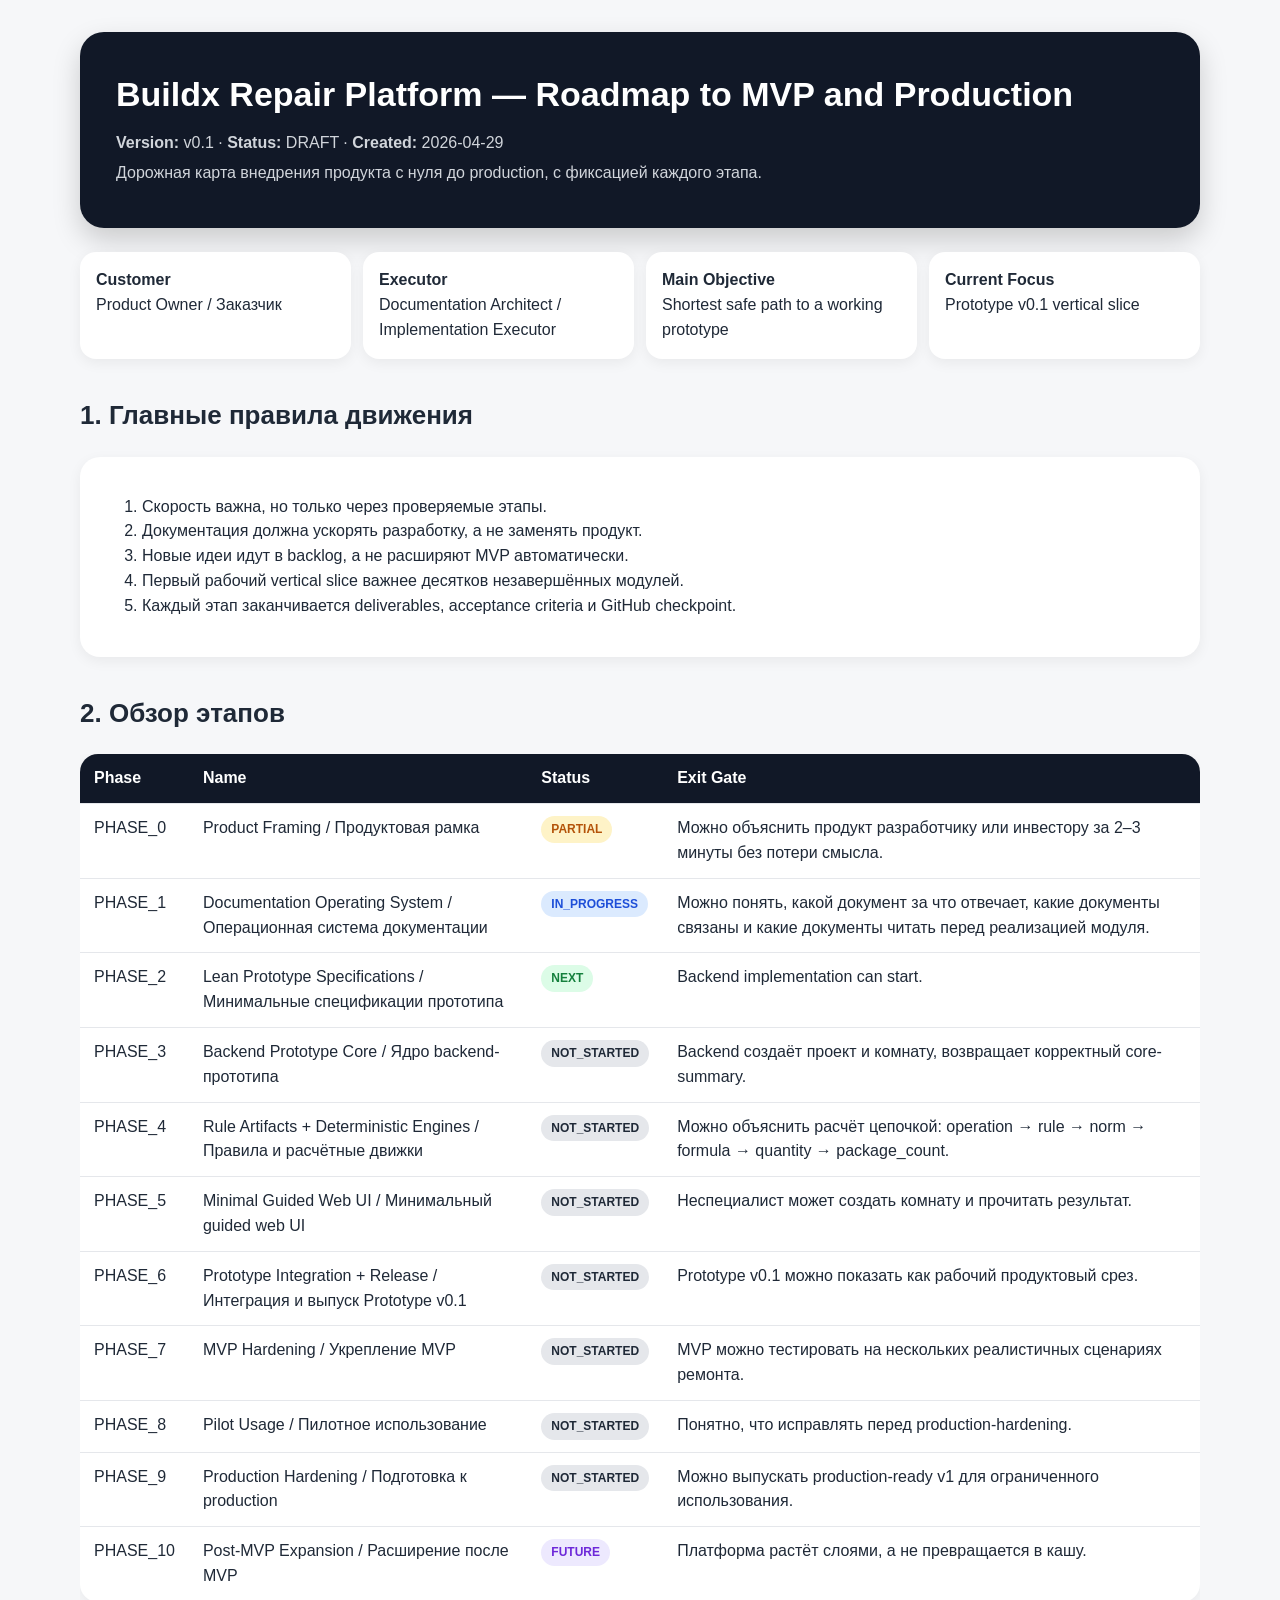
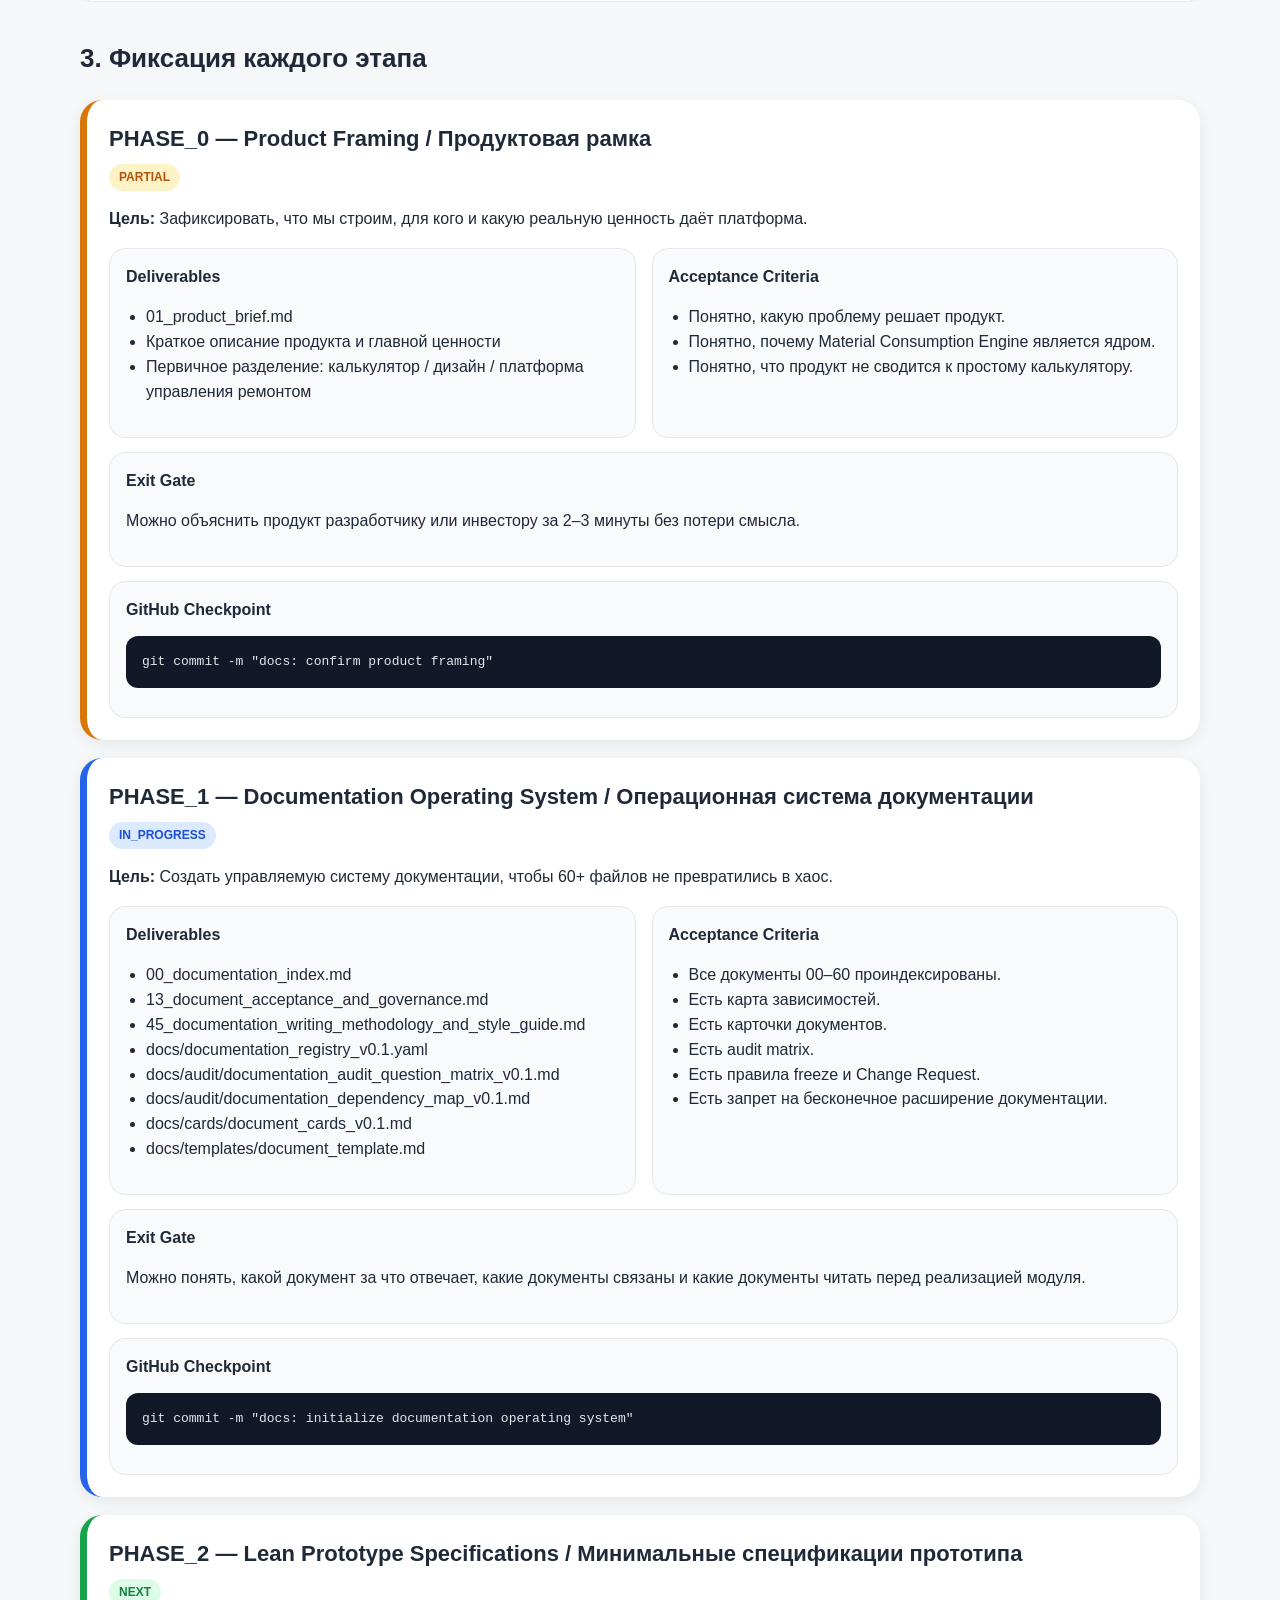
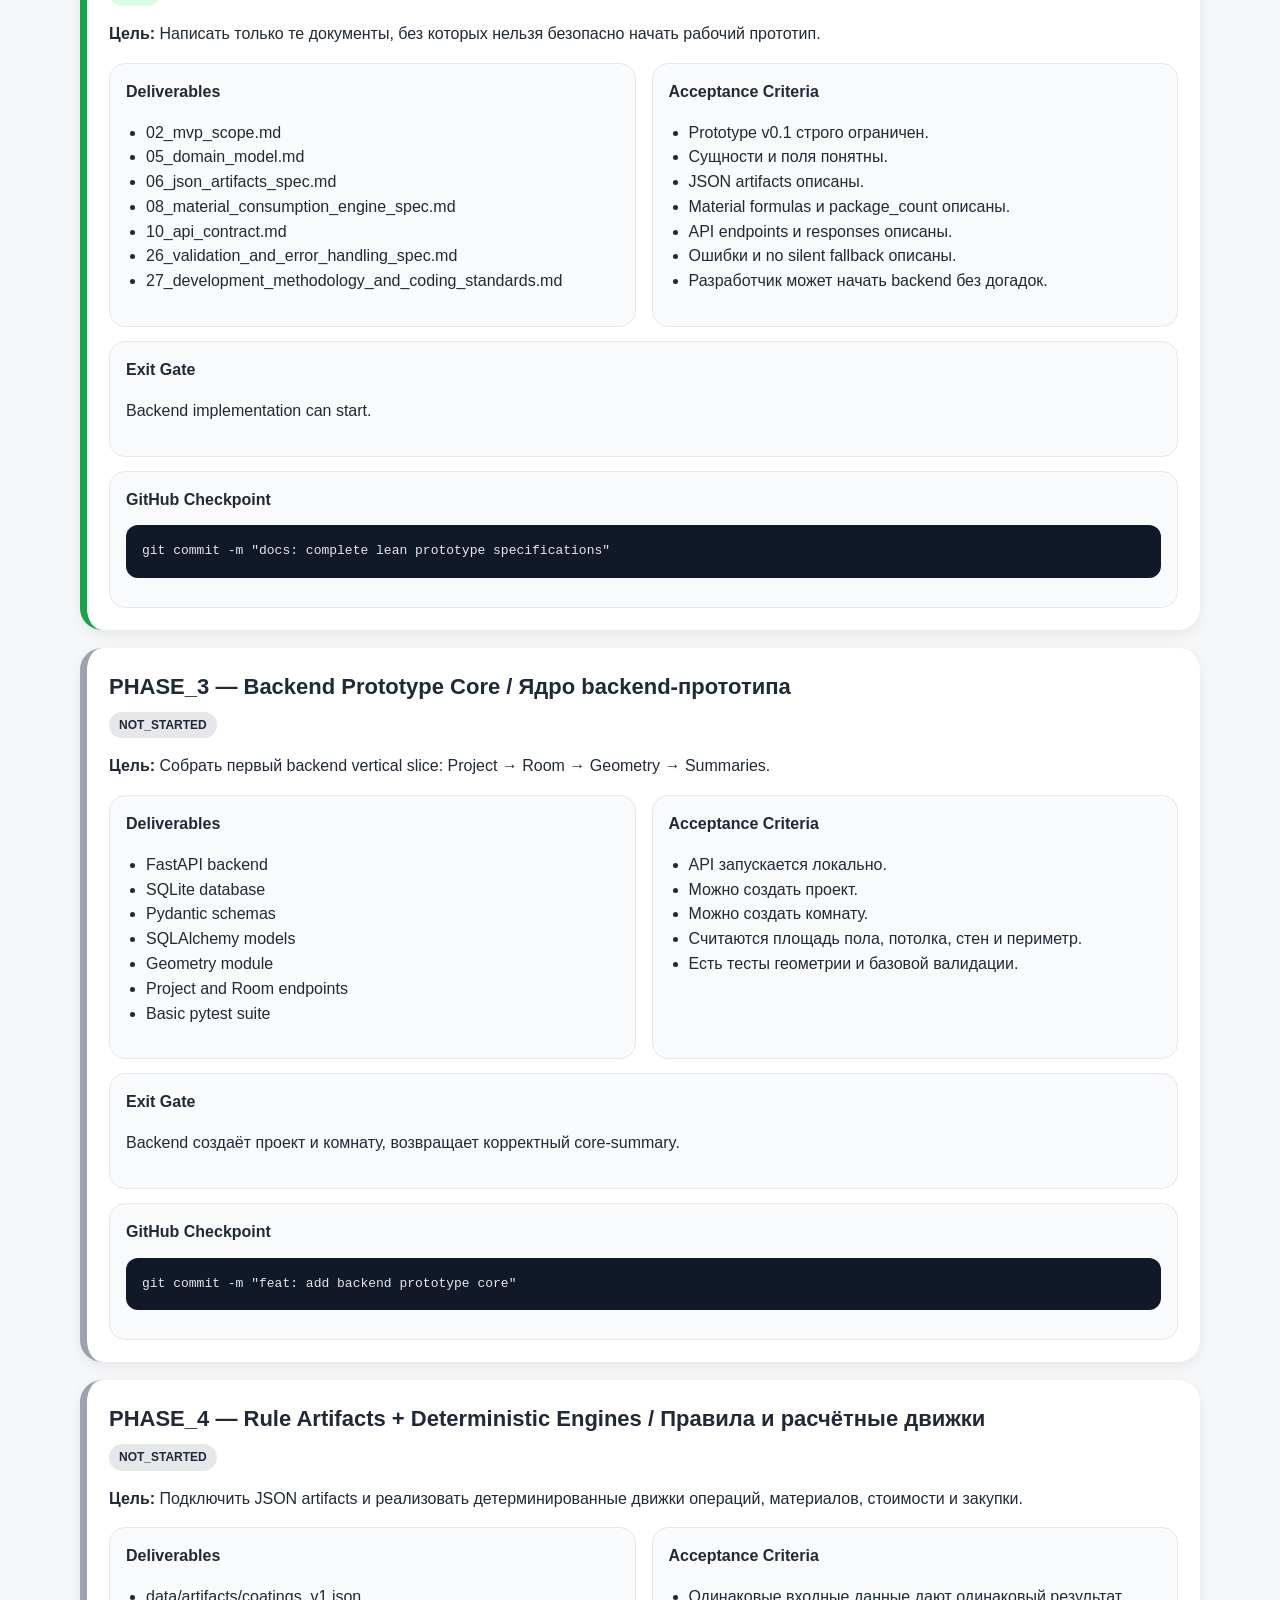
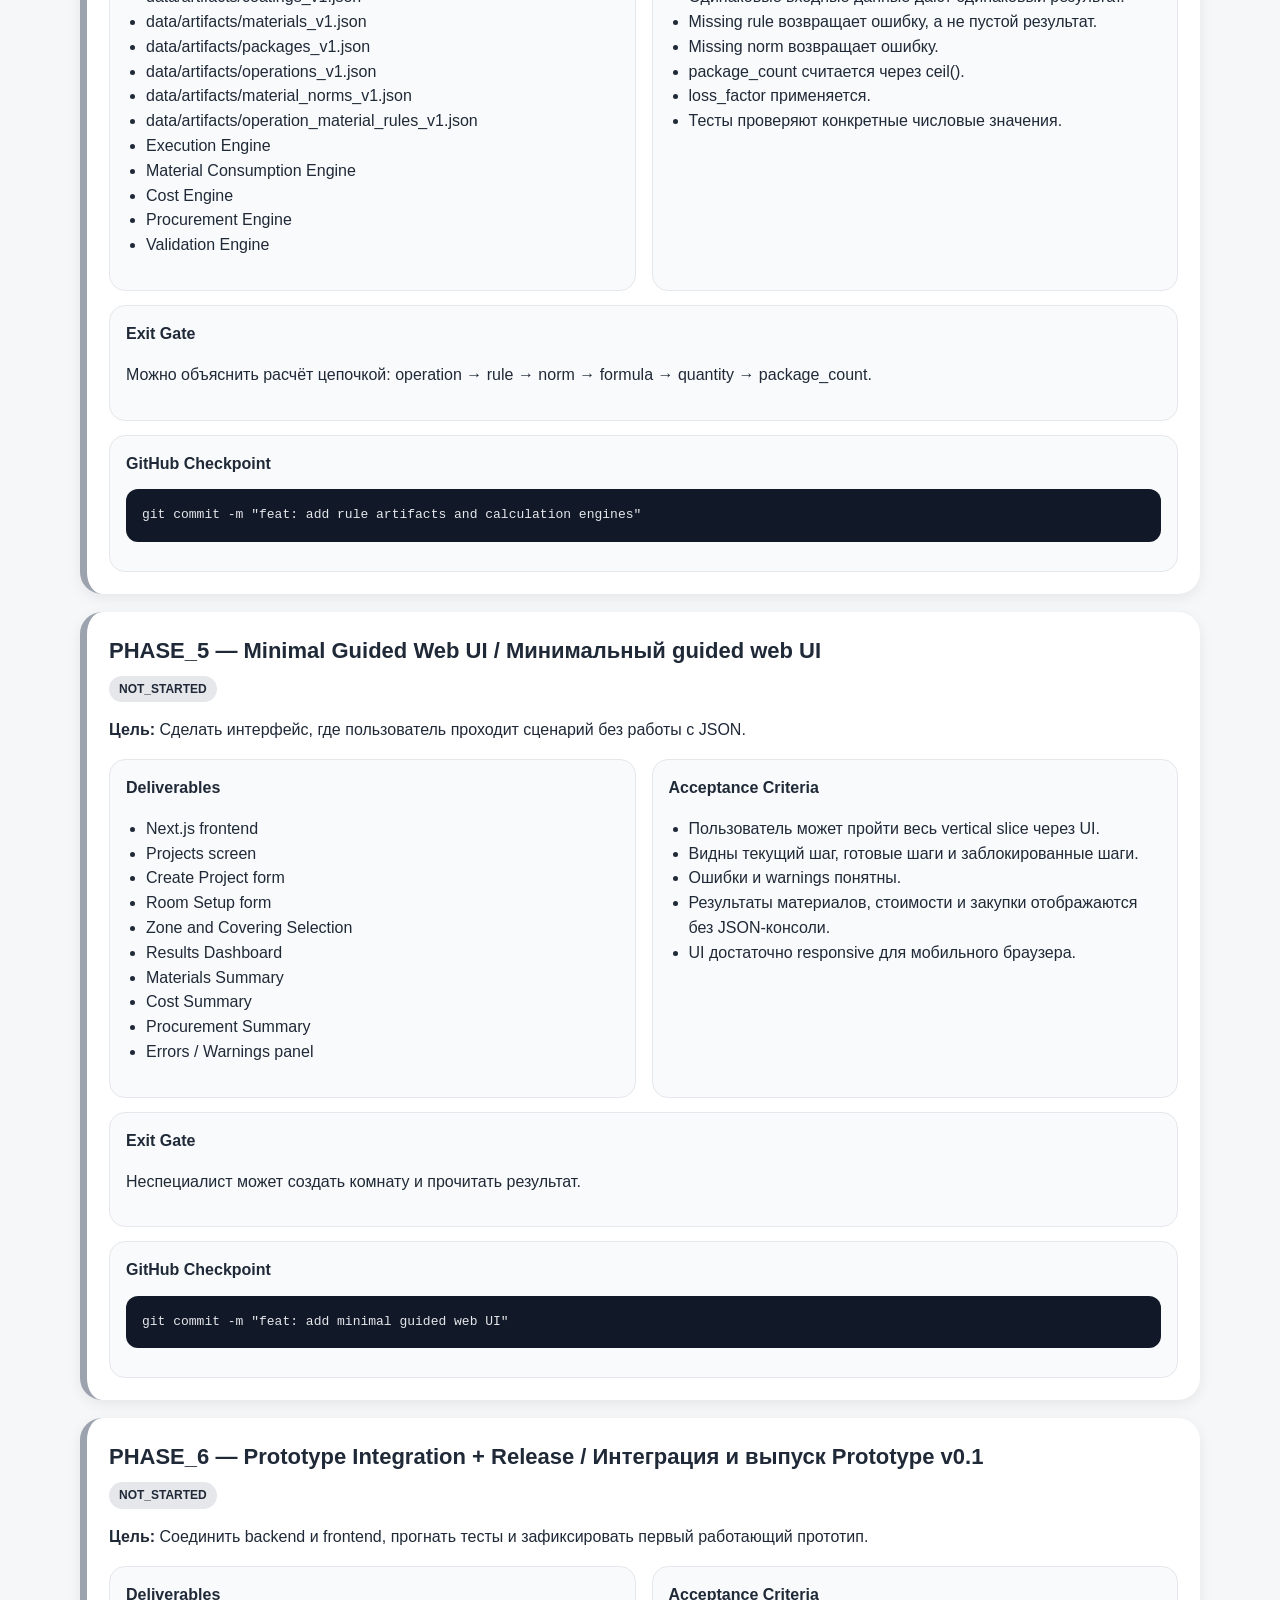
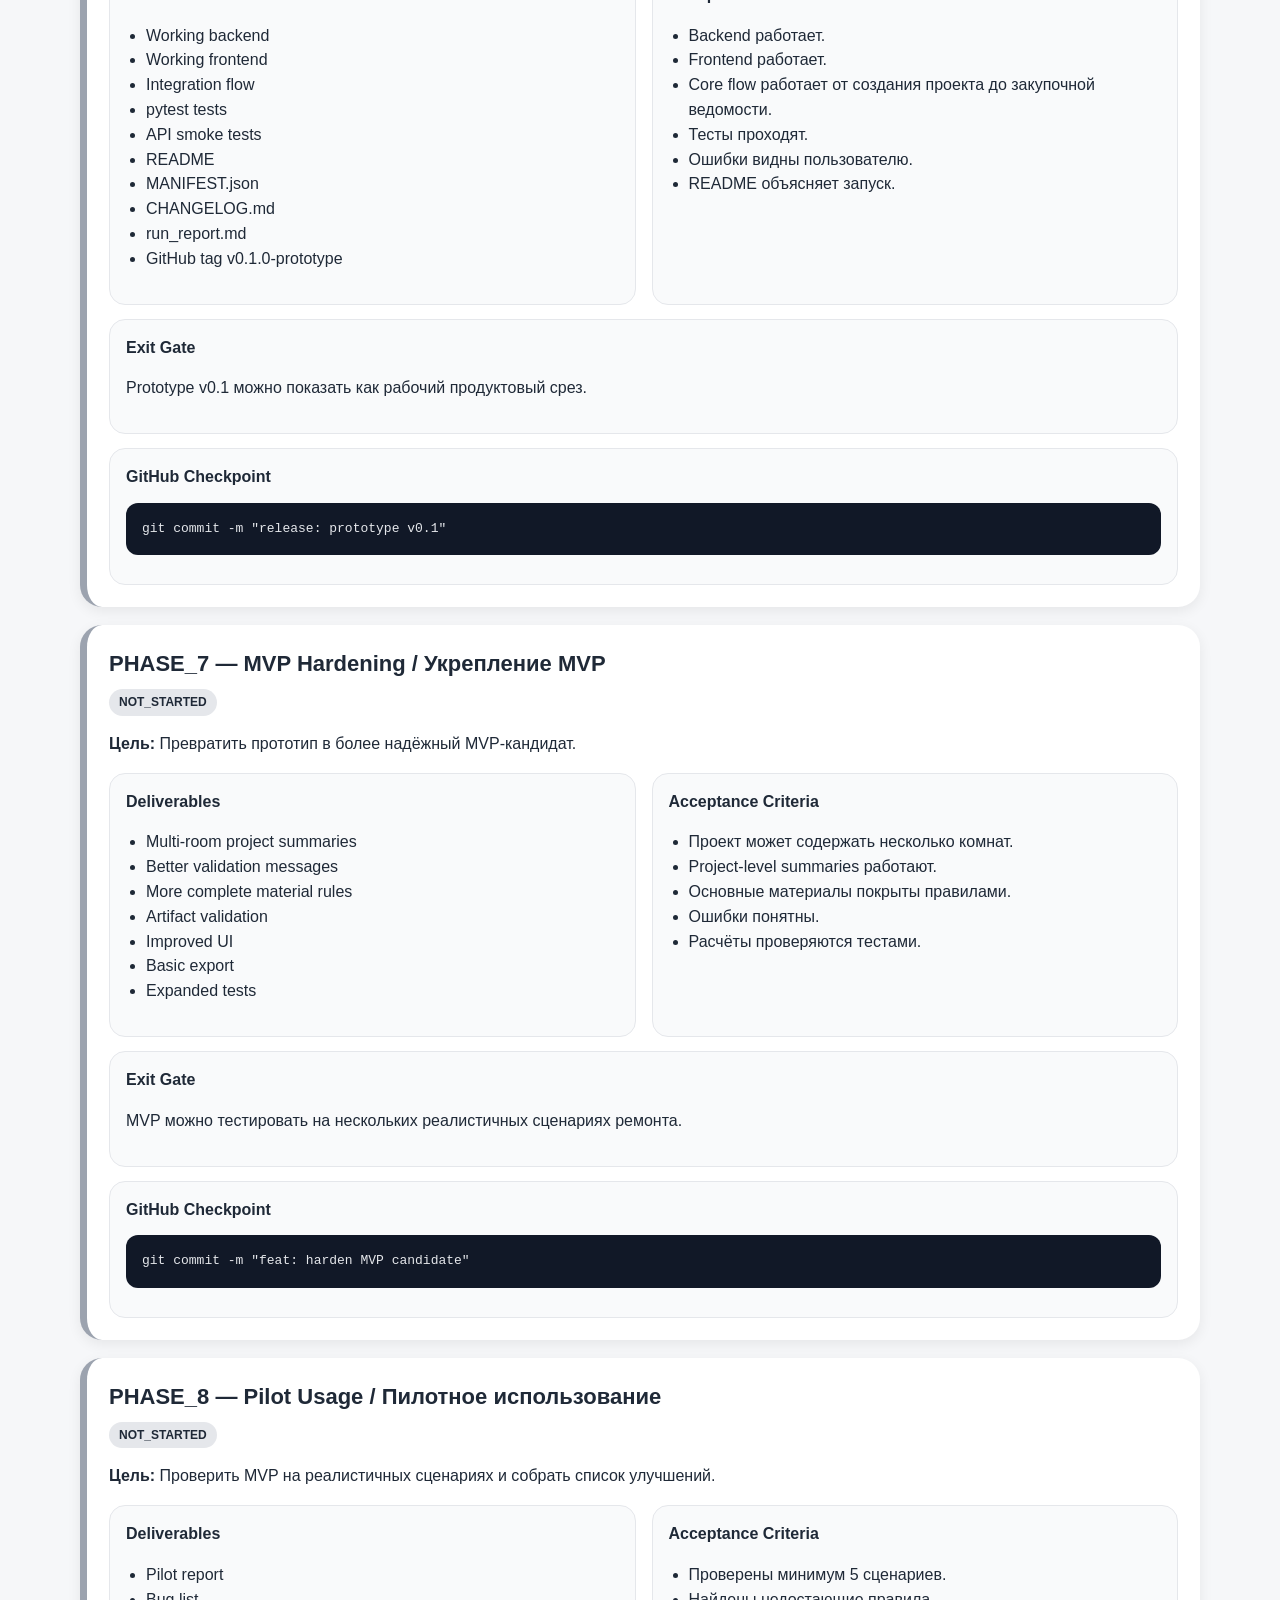
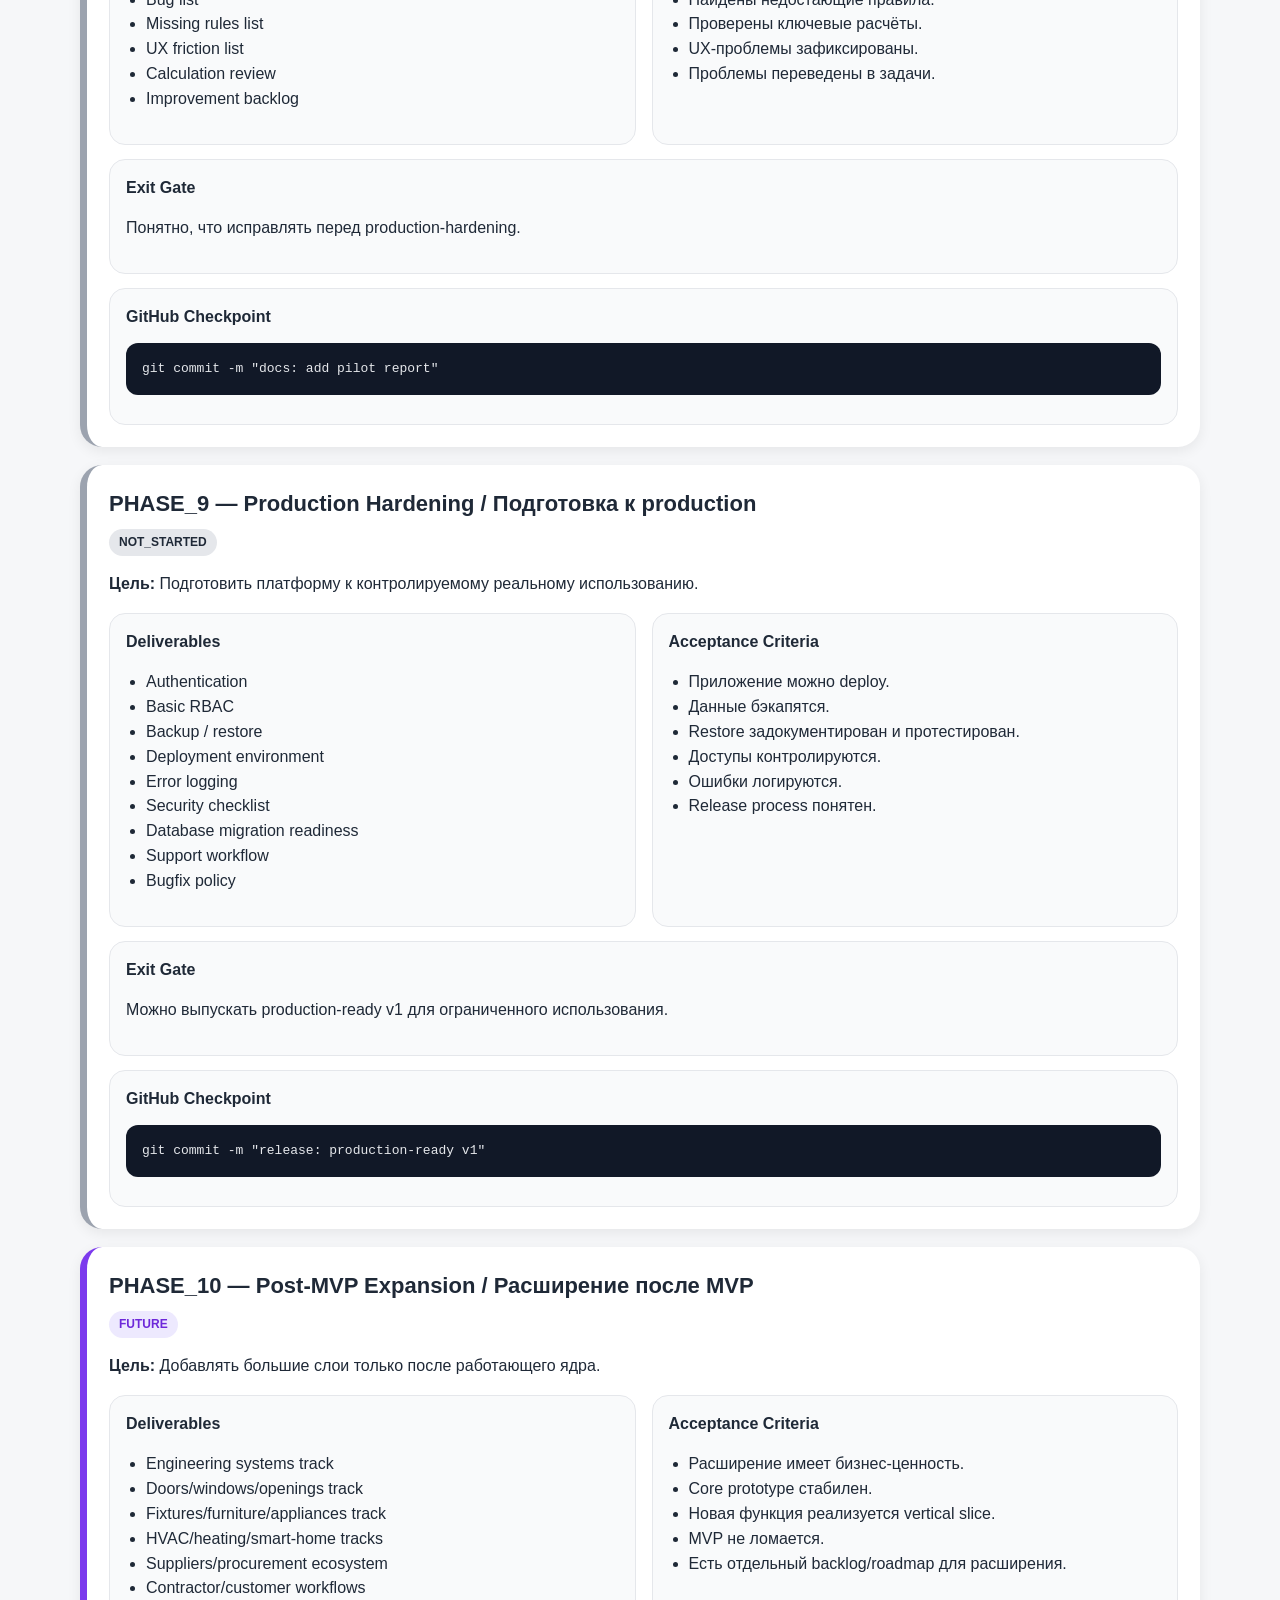
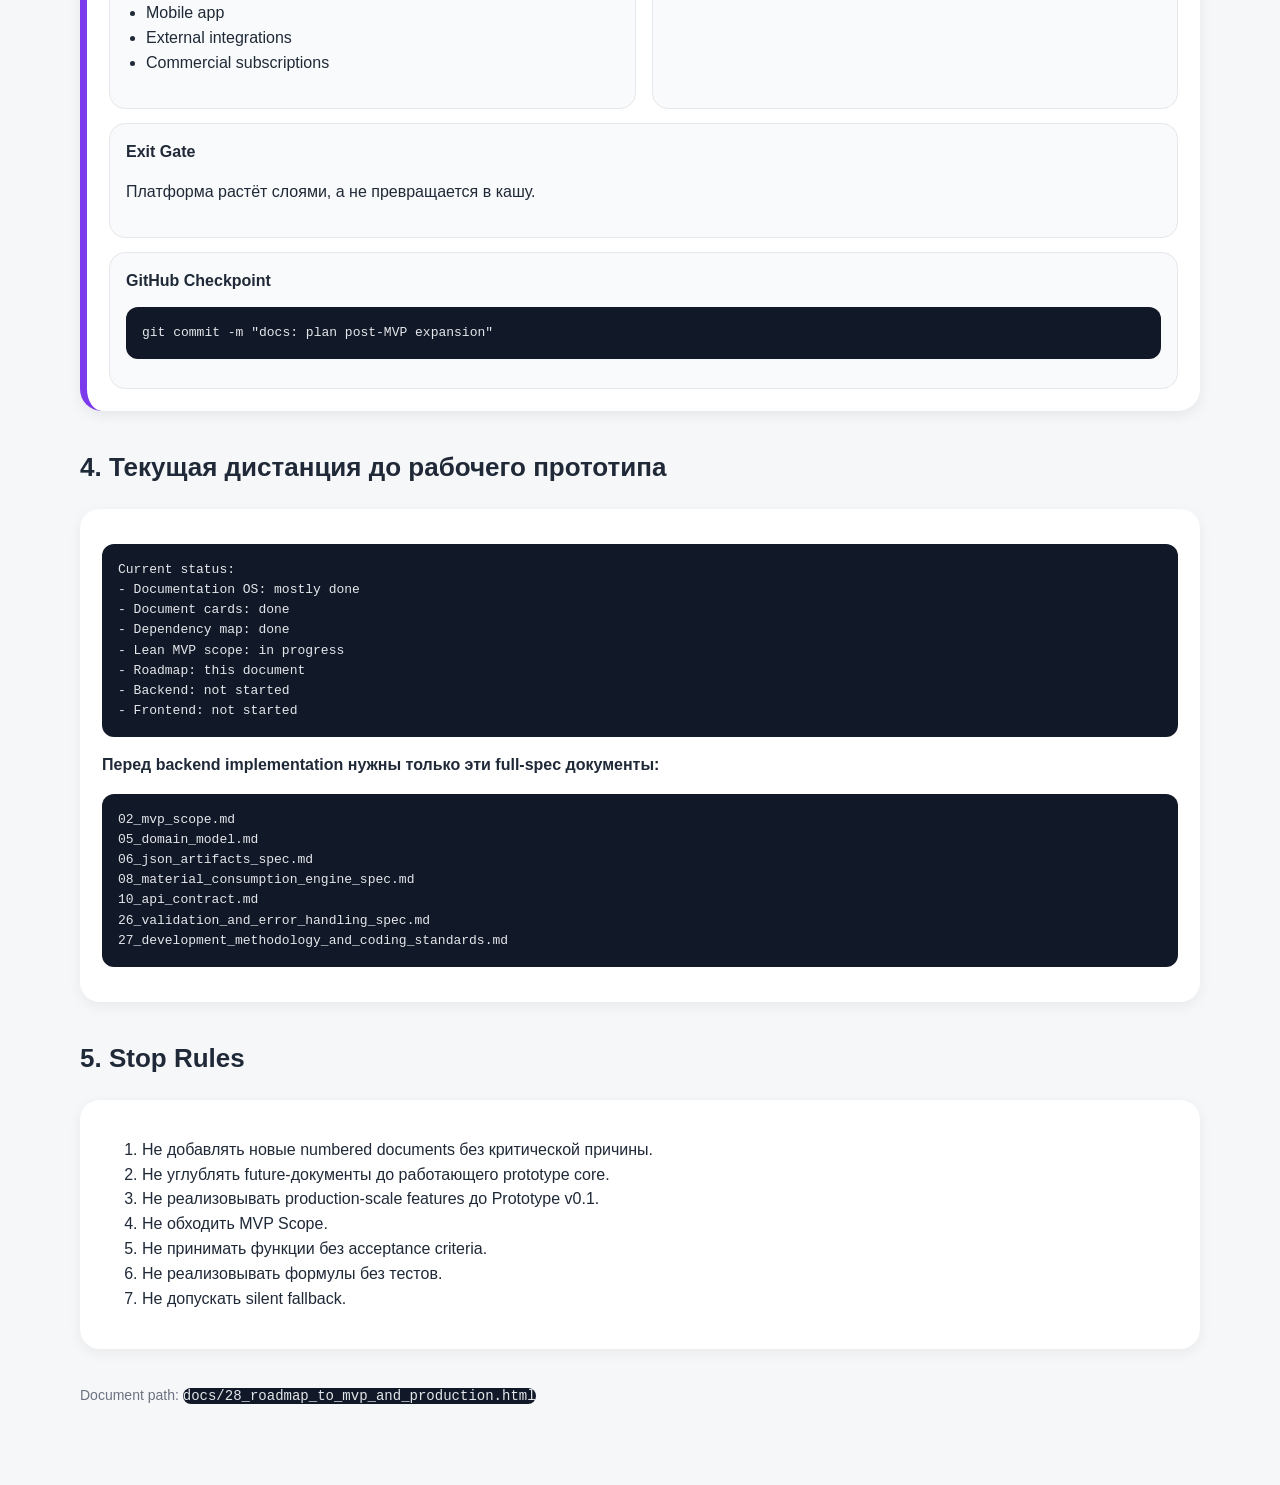
<file: docs/28_roadmap_to_mvp_and_production.html>
<!doctype html>
<html lang="ru">
<head>
  <meta charset="utf-8">
  <meta name="viewport" content="width=device-width, initial-scale=1">
  <title>Buildx Roadmap to MVP and Production</title>
  <style>
body { font-family: Inter, Arial, sans-serif; margin: 0; background: #f6f7f9; color: #1f2937; line-height: 1.55; }
.container { max-width: 1120px; margin: 0 auto; padding: 32px 20px 64px; }
.hero { background: #111827; color: white; padding: 36px; border-radius: 24px; box-shadow: 0 12px 28px rgba(0,0,0,.18); }
.hero h1 { margin: 0 0 10px; font-size: 34px; }
.hero p { margin: 6px 0; color: #d1d5db; }
.meta { display: grid; grid-template-columns: repeat(auto-fit, minmax(220px, 1fr)); gap: 12px; margin: 24px 0; }
.meta div { background: white; padding: 16px; border-radius: 16px; box-shadow: 0 4px 14px rgba(0,0,0,.06); }
.section-title { margin-top: 36px; font-size: 26px; }
.principles { background: white; border-radius: 20px; padding: 22px; box-shadow: 0 4px 14px rgba(0,0,0,.06); }
.timeline { display: grid; gap: 18px; margin-top: 22px; }
.phase { background: white; border-radius: 22px; padding: 22px; box-shadow: 0 4px 14px rgba(0,0,0,.07); border-left: 7px solid #9ca3af; }
.phase[data-status="IN_PROGRESS"] { border-left-color: #2563eb; }
.phase[data-status="NEXT"] { border-left-color: #16a34a; }
.phase[data-status="PARTIAL"] { border-left-color: #d97706; }
.phase[data-status="FUTURE"] { border-left-color: #7c3aed; }
.phase h3 { margin: 0 0 8px; font-size: 22px; }
.badge { display: inline-block; padding: 4px 10px; border-radius: 999px; background: #e5e7eb; font-size: 12px; font-weight: 700; }
.badge.IN_PROGRESS { background: #dbeafe; color: #1d4ed8; }
.badge.NEXT { background: #dcfce7; color: #15803d; }
.badge.PARTIAL { background: #fef3c7; color: #b45309; }
.badge.FUTURE { background: #ede9fe; color: #6d28d9; }
.grid { display: grid; grid-template-columns: repeat(auto-fit, minmax(260px, 1fr)); gap: 16px; margin-top: 14px; }
.card { background: #f9fafb; border: 1px solid #e5e7eb; border-radius: 16px; padding: 16px; }
.card h4 { margin: 0 0 8px; }
ul { padding-left: 20px; }
code, pre { background: #111827; color: #e5e7eb; border-radius: 12px; }
pre { padding: 16px; overflow-x: auto; }
.table-wrap { overflow-x: auto; }
table { width: 100%; border-collapse: collapse; background: white; border-radius: 18px; overflow: hidden; box-shadow: 0 4px 14px rgba(0,0,0,.06); }
th, td { padding: 12px 14px; border-bottom: 1px solid #e5e7eb; text-align: left; vertical-align: top; }
th { background: #111827; color: white; }
.footer { margin-top: 36px; color: #6b7280; font-size: 14px; }
</style>
</head>
<body>
  <main class="container">
    <section class="hero">
      <h1>Buildx Repair Platform — Roadmap to MVP and Production</h1>
      <p><strong>Version:</strong> v0.1 · <strong>Status:</strong> DRAFT · <strong>Created:</strong> 2026-04-29</p>
      <p>Дорожная карта внедрения продукта с нуля до production, с фиксацией каждого этапа.</p>
    </section>

    <section class="meta">
      <div><strong>Customer</strong><br>Product Owner / Заказчик</div>
      <div><strong>Executor</strong><br>Documentation Architect / Implementation Executor</div>
      <div><strong>Main Objective</strong><br>Shortest safe path to a working prototype</div>
      <div><strong>Current Focus</strong><br>Prototype v0.1 vertical slice</div>
    </section>

    <h2 class="section-title">1. Главные правила движения</h2>
    <section class="principles">
      <ol>
        <li>Скорость важна, но только через проверяемые этапы.</li>
        <li>Документация должна ускорять разработку, а не заменять продукт.</li>
        <li>Новые идеи идут в backlog, а не расширяют MVP автоматически.</li>
        <li>Первый рабочий vertical slice важнее десятков незавершённых модулей.</li>
        <li>Каждый этап заканчивается deliverables, acceptance criteria и GitHub checkpoint.</li>
      </ol>
    </section>

    <h2 class="section-title">2. Обзор этапов</h2>
    <div class="table-wrap">
      <table>
        <thead><tr><th>Phase</th><th>Name</th><th>Status</th><th>Exit Gate</th></tr></thead>
        <tbody><tr><td>PHASE_0</td><td>Product Framing / Продуктовая рамка</td><td><span class='badge PARTIAL'>PARTIAL</span></td><td>Можно объяснить продукт разработчику или инвестору за 2–3 минуты без потери смысла.</td></tr>
<tr><td>PHASE_1</td><td>Documentation Operating System / Операционная система документации</td><td><span class='badge IN_PROGRESS'>IN_PROGRESS</span></td><td>Можно понять, какой документ за что отвечает, какие документы связаны и какие документы читать перед реализацией модуля.</td></tr>
<tr><td>PHASE_2</td><td>Lean Prototype Specifications / Минимальные спецификации прототипа</td><td><span class='badge NEXT'>NEXT</span></td><td>Backend implementation can start.</td></tr>
<tr><td>PHASE_3</td><td>Backend Prototype Core / Ядро backend-прототипа</td><td><span class='badge NOT_STARTED'>NOT_STARTED</span></td><td>Backend создаёт проект и комнату, возвращает корректный core-summary.</td></tr>
<tr><td>PHASE_4</td><td>Rule Artifacts + Deterministic Engines / Правила и расчётные движки</td><td><span class='badge NOT_STARTED'>NOT_STARTED</span></td><td>Можно объяснить расчёт цепочкой: operation → rule → norm → formula → quantity → package_count.</td></tr>
<tr><td>PHASE_5</td><td>Minimal Guided Web UI / Минимальный guided web UI</td><td><span class='badge NOT_STARTED'>NOT_STARTED</span></td><td>Неспециалист может создать комнату и прочитать результат.</td></tr>
<tr><td>PHASE_6</td><td>Prototype Integration + Release / Интеграция и выпуск Prototype v0.1</td><td><span class='badge NOT_STARTED'>NOT_STARTED</span></td><td>Prototype v0.1 можно показать как рабочий продуктовый срез.</td></tr>
<tr><td>PHASE_7</td><td>MVP Hardening / Укрепление MVP</td><td><span class='badge NOT_STARTED'>NOT_STARTED</span></td><td>MVP можно тестировать на нескольких реалистичных сценариях ремонта.</td></tr>
<tr><td>PHASE_8</td><td>Pilot Usage / Пилотное использование</td><td><span class='badge NOT_STARTED'>NOT_STARTED</span></td><td>Понятно, что исправлять перед production-hardening.</td></tr>
<tr><td>PHASE_9</td><td>Production Hardening / Подготовка к production</td><td><span class='badge NOT_STARTED'>NOT_STARTED</span></td><td>Можно выпускать production-ready v1 для ограниченного использования.</td></tr>
<tr><td>PHASE_10</td><td>Post-MVP Expansion / Расширение после MVP</td><td><span class='badge FUTURE'>FUTURE</span></td><td>Платформа растёт слоями, а не превращается в кашу.</td></tr></tbody>
      </table>
    </div>

    <h2 class="section-title">3. Фиксация каждого этапа</h2>
    <section class="timeline">
      
    <article class="phase" data-status="PARTIAL">
      <h3>PHASE_0 — Product Framing / Продуктовая рамка</h3>
      <span class="badge PARTIAL">PARTIAL</span>
      <p><strong>Цель:</strong> Зафиксировать, что мы строим, для кого и какую реальную ценность даёт платформа.</p>
      <div class="grid">
        <div class="card"><h4>Deliverables</h4><ul><li>01_product_brief.md</li><li>Краткое описание продукта и главной ценности</li><li>Первичное разделение: калькулятор / дизайн / платформа управления ремонтом</li></ul></div>
        <div class="card"><h4>Acceptance Criteria</h4><ul><li>Понятно, какую проблему решает продукт.</li><li>Понятно, почему Material Consumption Engine является ядром.</li><li>Понятно, что продукт не сводится к простому калькулятору.</li></ul></div>
      </div>
      <div class="card" style="margin-top:14px;"><h4>Exit Gate</h4><p>Можно объяснить продукт разработчику или инвестору за 2–3 минуты без потери смысла.</p></div>
      <div class="card" style="margin-top:14px;"><h4>GitHub Checkpoint</h4><pre>git commit -m "docs: confirm product framing"</pre></div>
    </article>
    
    <article class="phase" data-status="IN_PROGRESS">
      <h3>PHASE_1 — Documentation Operating System / Операционная система документации</h3>
      <span class="badge IN_PROGRESS">IN_PROGRESS</span>
      <p><strong>Цель:</strong> Создать управляемую систему документации, чтобы 60+ файлов не превратились в хаос.</p>
      <div class="grid">
        <div class="card"><h4>Deliverables</h4><ul><li>00_documentation_index.md</li><li>13_document_acceptance_and_governance.md</li><li>45_documentation_writing_methodology_and_style_guide.md</li><li>docs/documentation_registry_v0.1.yaml</li><li>docs/audit/documentation_audit_question_matrix_v0.1.md</li><li>docs/audit/documentation_dependency_map_v0.1.md</li><li>docs/cards/document_cards_v0.1.md</li><li>docs/templates/document_template.md</li></ul></div>
        <div class="card"><h4>Acceptance Criteria</h4><ul><li>Все документы 00–60 проиндексированы.</li><li>Есть карта зависимостей.</li><li>Есть карточки документов.</li><li>Есть audit matrix.</li><li>Есть правила freeze и Change Request.</li><li>Есть запрет на бесконечное расширение документации.</li></ul></div>
      </div>
      <div class="card" style="margin-top:14px;"><h4>Exit Gate</h4><p>Можно понять, какой документ за что отвечает, какие документы связаны и какие документы читать перед реализацией модуля.</p></div>
      <div class="card" style="margin-top:14px;"><h4>GitHub Checkpoint</h4><pre>git commit -m "docs: initialize documentation operating system"</pre></div>
    </article>
    
    <article class="phase" data-status="NEXT">
      <h3>PHASE_2 — Lean Prototype Specifications / Минимальные спецификации прототипа</h3>
      <span class="badge NEXT">NEXT</span>
      <p><strong>Цель:</strong> Написать только те документы, без которых нельзя безопасно начать рабочий прототип.</p>
      <div class="grid">
        <div class="card"><h4>Deliverables</h4><ul><li>02_mvp_scope.md</li><li>05_domain_model.md</li><li>06_json_artifacts_spec.md</li><li>08_material_consumption_engine_spec.md</li><li>10_api_contract.md</li><li>26_validation_and_error_handling_spec.md</li><li>27_development_methodology_and_coding_standards.md</li></ul></div>
        <div class="card"><h4>Acceptance Criteria</h4><ul><li>Prototype v0.1 строго ограничен.</li><li>Сущности и поля понятны.</li><li>JSON artifacts описаны.</li><li>Material formulas и package_count описаны.</li><li>API endpoints и responses описаны.</li><li>Ошибки и no silent fallback описаны.</li><li>Разработчик может начать backend без догадок.</li></ul></div>
      </div>
      <div class="card" style="margin-top:14px;"><h4>Exit Gate</h4><p>Backend implementation can start.</p></div>
      <div class="card" style="margin-top:14px;"><h4>GitHub Checkpoint</h4><pre>git commit -m "docs: complete lean prototype specifications"</pre></div>
    </article>
    
    <article class="phase" data-status="NOT_STARTED">
      <h3>PHASE_3 — Backend Prototype Core / Ядро backend-прототипа</h3>
      <span class="badge NOT_STARTED">NOT_STARTED</span>
      <p><strong>Цель:</strong> Собрать первый backend vertical slice: Project → Room → Geometry → Summaries.</p>
      <div class="grid">
        <div class="card"><h4>Deliverables</h4><ul><li>FastAPI backend</li><li>SQLite database</li><li>Pydantic schemas</li><li>SQLAlchemy models</li><li>Geometry module</li><li>Project and Room endpoints</li><li>Basic pytest suite</li></ul></div>
        <div class="card"><h4>Acceptance Criteria</h4><ul><li>API запускается локально.</li><li>Можно создать проект.</li><li>Можно создать комнату.</li><li>Считаются площадь пола, потолка, стен и периметр.</li><li>Есть тесты геометрии и базовой валидации.</li></ul></div>
      </div>
      <div class="card" style="margin-top:14px;"><h4>Exit Gate</h4><p>Backend создаёт проект и комнату, возвращает корректный core-summary.</p></div>
      <div class="card" style="margin-top:14px;"><h4>GitHub Checkpoint</h4><pre>git commit -m "feat: add backend prototype core"</pre></div>
    </article>
    
    <article class="phase" data-status="NOT_STARTED">
      <h3>PHASE_4 — Rule Artifacts + Deterministic Engines / Правила и расчётные движки</h3>
      <span class="badge NOT_STARTED">NOT_STARTED</span>
      <p><strong>Цель:</strong> Подключить JSON artifacts и реализовать детерминированные движки операций, материалов, стоимости и закупки.</p>
      <div class="grid">
        <div class="card"><h4>Deliverables</h4><ul><li>data/artifacts/coatings_v1.json</li><li>data/artifacts/materials_v1.json</li><li>data/artifacts/packages_v1.json</li><li>data/artifacts/operations_v1.json</li><li>data/artifacts/material_norms_v1.json</li><li>data/artifacts/operation_material_rules_v1.json</li><li>Execution Engine</li><li>Material Consumption Engine</li><li>Cost Engine</li><li>Procurement Engine</li><li>Validation Engine</li></ul></div>
        <div class="card"><h4>Acceptance Criteria</h4><ul><li>Одинаковые входные данные дают одинаковый результат.</li><li>Missing rule возвращает ошибку, а не пустой результат.</li><li>Missing norm возвращает ошибку.</li><li>package_count считается через ceil().</li><li>loss_factor применяется.</li><li>Тесты проверяют конкретные числовые значения.</li></ul></div>
      </div>
      <div class="card" style="margin-top:14px;"><h4>Exit Gate</h4><p>Можно объяснить расчёт цепочкой: operation → rule → norm → formula → quantity → package_count.</p></div>
      <div class="card" style="margin-top:14px;"><h4>GitHub Checkpoint</h4><pre>git commit -m "feat: add rule artifacts and calculation engines"</pre></div>
    </article>
    
    <article class="phase" data-status="NOT_STARTED">
      <h3>PHASE_5 — Minimal Guided Web UI / Минимальный guided web UI</h3>
      <span class="badge NOT_STARTED">NOT_STARTED</span>
      <p><strong>Цель:</strong> Сделать интерфейс, где пользователь проходит сценарий без работы с JSON.</p>
      <div class="grid">
        <div class="card"><h4>Deliverables</h4><ul><li>Next.js frontend</li><li>Projects screen</li><li>Create Project form</li><li>Room Setup form</li><li>Zone and Covering Selection</li><li>Results Dashboard</li><li>Materials Summary</li><li>Cost Summary</li><li>Procurement Summary</li><li>Errors / Warnings panel</li></ul></div>
        <div class="card"><h4>Acceptance Criteria</h4><ul><li>Пользователь может пройти весь vertical slice через UI.</li><li>Видны текущий шаг, готовые шаги и заблокированные шаги.</li><li>Ошибки и warnings понятны.</li><li>Результаты материалов, стоимости и закупки отображаются без JSON-консоли.</li><li>UI достаточно responsive для мобильного браузера.</li></ul></div>
      </div>
      <div class="card" style="margin-top:14px;"><h4>Exit Gate</h4><p>Неспециалист может создать комнату и прочитать результат.</p></div>
      <div class="card" style="margin-top:14px;"><h4>GitHub Checkpoint</h4><pre>git commit -m "feat: add minimal guided web UI"</pre></div>
    </article>
    
    <article class="phase" data-status="NOT_STARTED">
      <h3>PHASE_6 — Prototype Integration + Release / Интеграция и выпуск Prototype v0.1</h3>
      <span class="badge NOT_STARTED">NOT_STARTED</span>
      <p><strong>Цель:</strong> Соединить backend и frontend, прогнать тесты и зафиксировать первый работающий прототип.</p>
      <div class="grid">
        <div class="card"><h4>Deliverables</h4><ul><li>Working backend</li><li>Working frontend</li><li>Integration flow</li><li>pytest tests</li><li>API smoke tests</li><li>README</li><li>MANIFEST.json</li><li>CHANGELOG.md</li><li>run_report.md</li><li>GitHub tag v0.1.0-prototype</li></ul></div>
        <div class="card"><h4>Acceptance Criteria</h4><ul><li>Backend работает.</li><li>Frontend работает.</li><li>Core flow работает от создания проекта до закупочной ведомости.</li><li>Тесты проходят.</li><li>Ошибки видны пользователю.</li><li>README объясняет запуск.</li></ul></div>
      </div>
      <div class="card" style="margin-top:14px;"><h4>Exit Gate</h4><p>Prototype v0.1 можно показать как рабочий продуктовый срез.</p></div>
      <div class="card" style="margin-top:14px;"><h4>GitHub Checkpoint</h4><pre>git commit -m "release: prototype v0.1"</pre></div>
    </article>
    
    <article class="phase" data-status="NOT_STARTED">
      <h3>PHASE_7 — MVP Hardening / Укрепление MVP</h3>
      <span class="badge NOT_STARTED">NOT_STARTED</span>
      <p><strong>Цель:</strong> Превратить прототип в более надёжный MVP-кандидат.</p>
      <div class="grid">
        <div class="card"><h4>Deliverables</h4><ul><li>Multi-room project summaries</li><li>Better validation messages</li><li>More complete material rules</li><li>Artifact validation</li><li>Improved UI</li><li>Basic export</li><li>Expanded tests</li></ul></div>
        <div class="card"><h4>Acceptance Criteria</h4><ul><li>Проект может содержать несколько комнат.</li><li>Project-level summaries работают.</li><li>Основные материалы покрыты правилами.</li><li>Ошибки понятны.</li><li>Расчёты проверяются тестами.</li></ul></div>
      </div>
      <div class="card" style="margin-top:14px;"><h4>Exit Gate</h4><p>MVP можно тестировать на нескольких реалистичных сценариях ремонта.</p></div>
      <div class="card" style="margin-top:14px;"><h4>GitHub Checkpoint</h4><pre>git commit -m "feat: harden MVP candidate"</pre></div>
    </article>
    
    <article class="phase" data-status="NOT_STARTED">
      <h3>PHASE_8 — Pilot Usage / Пилотное использование</h3>
      <span class="badge NOT_STARTED">NOT_STARTED</span>
      <p><strong>Цель:</strong> Проверить MVP на реалистичных сценариях и собрать список улучшений.</p>
      <div class="grid">
        <div class="card"><h4>Deliverables</h4><ul><li>Pilot report</li><li>Bug list</li><li>Missing rules list</li><li>UX friction list</li><li>Calculation review</li><li>Improvement backlog</li></ul></div>
        <div class="card"><h4>Acceptance Criteria</h4><ul><li>Проверены минимум 5 сценариев.</li><li>Найдены недостающие правила.</li><li>Проверены ключевые расчёты.</li><li>UX-проблемы зафиксированы.</li><li>Проблемы переведены в задачи.</li></ul></div>
      </div>
      <div class="card" style="margin-top:14px;"><h4>Exit Gate</h4><p>Понятно, что исправлять перед production-hardening.</p></div>
      <div class="card" style="margin-top:14px;"><h4>GitHub Checkpoint</h4><pre>git commit -m "docs: add pilot report"</pre></div>
    </article>
    
    <article class="phase" data-status="NOT_STARTED">
      <h3>PHASE_9 — Production Hardening / Подготовка к production</h3>
      <span class="badge NOT_STARTED">NOT_STARTED</span>
      <p><strong>Цель:</strong> Подготовить платформу к контролируемому реальному использованию.</p>
      <div class="grid">
        <div class="card"><h4>Deliverables</h4><ul><li>Authentication</li><li>Basic RBAC</li><li>Backup / restore</li><li>Deployment environment</li><li>Error logging</li><li>Security checklist</li><li>Database migration readiness</li><li>Support workflow</li><li>Bugfix policy</li></ul></div>
        <div class="card"><h4>Acceptance Criteria</h4><ul><li>Приложение можно deploy.</li><li>Данные бэкапятся.</li><li>Restore задокументирован и протестирован.</li><li>Доступы контролируются.</li><li>Ошибки логируются.</li><li>Release process понятен.</li></ul></div>
      </div>
      <div class="card" style="margin-top:14px;"><h4>Exit Gate</h4><p>Можно выпускать production-ready v1 для ограниченного использования.</p></div>
      <div class="card" style="margin-top:14px;"><h4>GitHub Checkpoint</h4><pre>git commit -m "release: production-ready v1"</pre></div>
    </article>
    
    <article class="phase" data-status="FUTURE">
      <h3>PHASE_10 — Post-MVP Expansion / Расширение после MVP</h3>
      <span class="badge FUTURE">FUTURE</span>
      <p><strong>Цель:</strong> Добавлять большие слои только после работающего ядра.</p>
      <div class="grid">
        <div class="card"><h4>Deliverables</h4><ul><li>Engineering systems track</li><li>Doors/windows/openings track</li><li>Fixtures/furniture/appliances track</li><li>HVAC/heating/smart-home tracks</li><li>Suppliers/procurement ecosystem</li><li>Contractor/customer workflows</li><li>Mobile app</li><li>External integrations</li><li>Commercial subscriptions</li></ul></div>
        <div class="card"><h4>Acceptance Criteria</h4><ul><li>Расширение имеет бизнес-ценность.</li><li>Core prototype стабилен.</li><li>Новая функция реализуется vertical slice.</li><li>MVP не ломается.</li><li>Есть отдельный backlog/roadmap для расширения.</li></ul></div>
      </div>
      <div class="card" style="margin-top:14px;"><h4>Exit Gate</h4><p>Платформа растёт слоями, а не превращается в кашу.</p></div>
      <div class="card" style="margin-top:14px;"><h4>GitHub Checkpoint</h4><pre>git commit -m "docs: plan post-MVP expansion"</pre></div>
    </article>
    
    </section>

    <h2 class="section-title">4. Текущая дистанция до рабочего прототипа</h2>
    <section class="principles">
      <pre>Current status:
- Documentation OS: mostly done
- Document cards: done
- Dependency map: done
- Lean MVP scope: in progress
- Roadmap: this document
- Backend: not started
- Frontend: not started</pre>

      <p><strong>Перед backend implementation нужны только эти full-spec документы:</strong></p>
      <pre>02_mvp_scope.md
05_domain_model.md
06_json_artifacts_spec.md
08_material_consumption_engine_spec.md
10_api_contract.md
26_validation_and_error_handling_spec.md
27_development_methodology_and_coding_standards.md</pre>
    </section>

    <h2 class="section-title">5. Stop Rules</h2>
    <section class="principles">
      <ol>
        <li>Не добавлять новые numbered documents без критической причины.</li>
        <li>Не углублять future-документы до работающего prototype core.</li>
        <li>Не реализовывать production-scale features до Prototype v0.1.</li>
        <li>Не обходить MVP Scope.</li>
        <li>Не принимать функции без acceptance criteria.</li>
        <li>Не реализовывать формулы без тестов.</li>
        <li>Не допускать silent fallback.</li>
      </ol>
    </section>

    <p class="footer">Document path: <code>docs/28_roadmap_to_mvp_and_production.html</code></p>
  </main>
</body>
</html>
</file>
